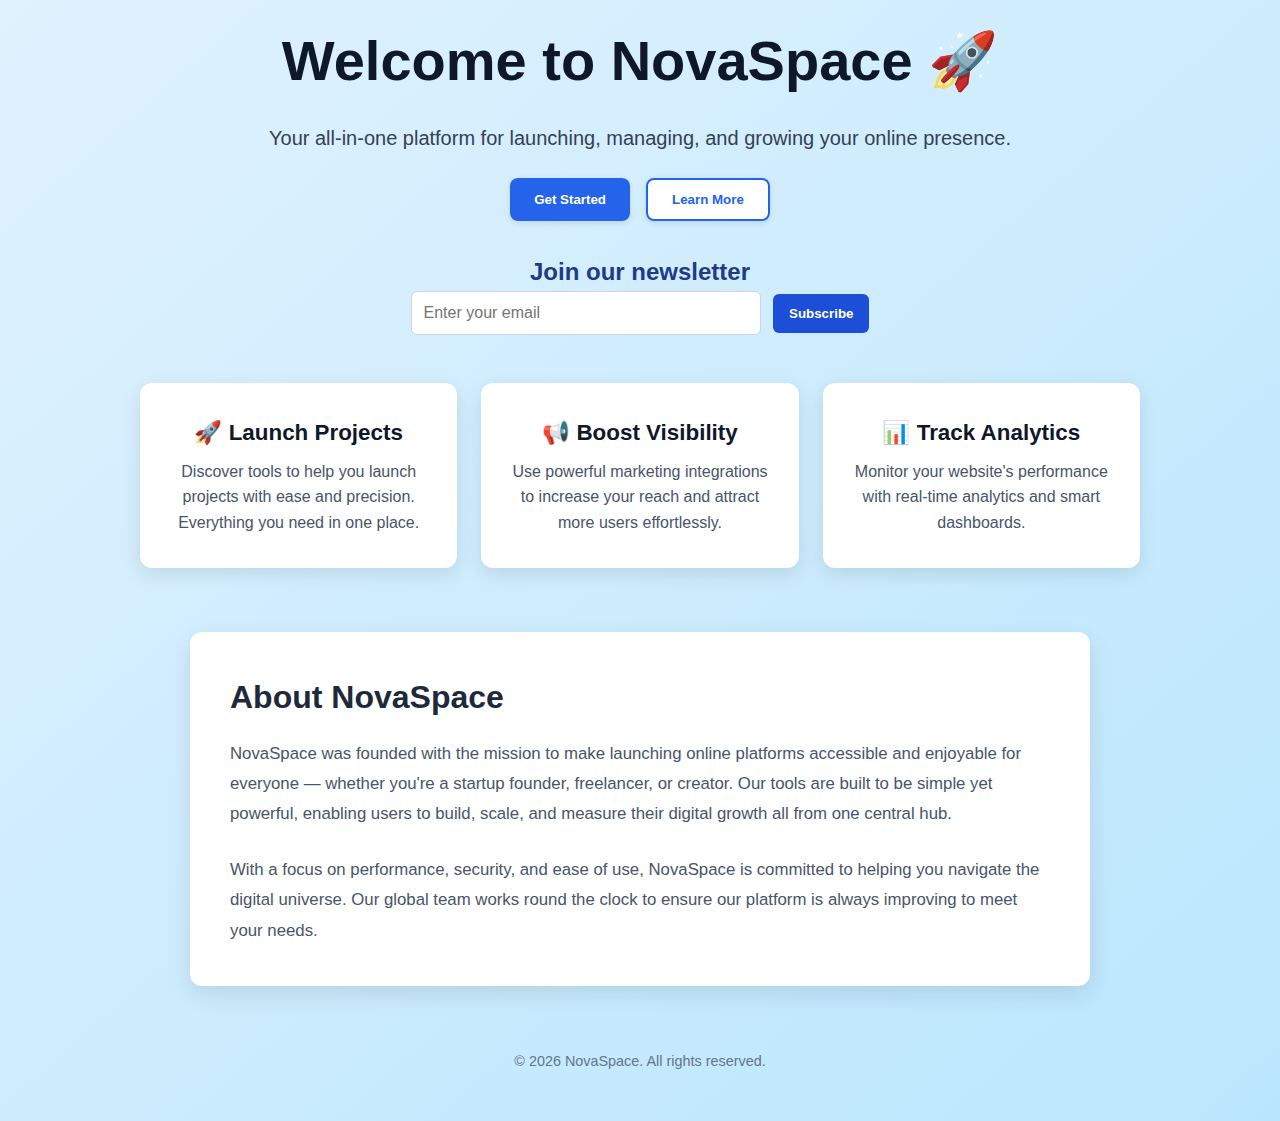
<file: index.html>
<!DOCTYPE html>
<html lang="en">
<head>
  <meta charset="UTF-8" />
  <meta name="viewport" content="width=device-width, initial-scale=1.0" />
  <title>NovaSpace - Launch Your Online Presence</title>
  <style>
    html {
      scroll-behavior: smooth;
    }
    * {
      box-sizing: border-box;
      margin: 0;
      padding: 0;
    }
    body {
      font-family: 'Segoe UI', Tahoma, Geneva, Verdana, sans-serif;
      background: linear-gradient(to right bottom, #e0f2fe, #bae6fd);
      color: #1e3a8a;
      line-height: 1.6;
      padding: 1rem;
    }
    header, footer {
      text-align: center;
      margin-bottom: 2rem;
    }
    h1 {
      font-size: 2.8rem;
      margin-bottom: 1rem;
      color: #0f172a;
    }
    .hero p {
      font-size: 1.25rem;
      color: #334155;
      margin-bottom: 1.5rem;
    }
    .buttons {
      display: flex;
      flex-wrap: wrap;
      justify-content: center;
      gap: 1rem;
      margin-bottom: 2rem;
    }
    .btn {
      padding: 0.75rem 1.5rem;
      border: none;
      border-radius: 8px;
      font-weight: bold;
      cursor: pointer;
      transition: all 0.2s ease-in-out;
      box-shadow: 0 2px 6px rgba(0,0,0,0.1);
    }
    .btn:hover {
      opacity: 0.9;
      transform: translateY(-2px);
    }
    .btn-primary {
      background-color: #2563eb;
      color: white;
    }
    .btn-outline {
      background-color: white;
      color: #2563eb;
      border: 2px solid #2563eb;
    }
    .newsletter {
      max-width: 500px;
      margin: 2rem auto;
      text-align: center;
    }
    .newsletter input {
      padding: 0.75rem;
      width: 70%;
      border: 1px solid #cbd5e1;
      border-radius: 6px;
      margin-right: 0.5rem;
      font-size: 1rem;
    }
    .newsletter button {
      padding: 0.75rem 1rem;
      background-color: #1d4ed8;
      color: white;
      border: none;
      border-radius: 6px;
      font-weight: 600;
      cursor: pointer;
    }
    .features {
      display: grid;
      grid-template-columns: 1fr;
      gap: 1.5rem;
      max-width: 1000px;
      margin: 3rem auto;
    }
    .feature {
      background: white;
      padding: 2rem 1.5rem;
      border-radius: 12px;
      box-shadow: 0 6px 20px rgba(0,0,0,0.1);
      text-align: center;
    }
    .feature h3 {
      margin-bottom: 0.5rem;
      font-size: 1.4rem;
      color: #0f172a;
    }
    .feature p {
      color: #475569;
      font-size: 1rem;
    }
    .about {
      max-width: 900px;
      margin: 4rem auto;
      background: white;
      padding: 2.5rem;
      border-radius: 12px;
      box-shadow: 0 8px 24px rgba(0,0,0,0.1);
    }
    .about h2 {
      font-size: 2rem;
      margin-bottom: 1rem;
      color: #1e293b;
    }
    .about p {
      color: #475569;
      font-size: 1.05rem;
      line-height: 1.8;
    }
    footer {
      margin-top: 3rem;
      font-size: 0.9rem;
      color: #64748b;
    }
    #message {
      margin-top: 0.5rem;
      font-weight: 500;
    }
    @media(min-width: 768px) {
      h1 {
        font-size: 3.5rem;
      }
      .features {
        grid-template-columns: repeat(3, 1fr);
      }
    }
  </style>
</head>
<body>
  <header>
    <h1>Welcome to NovaSpace 🚀</h1>
    <div class="hero">
      <p>Your all-in-one platform for launching, managing, and growing your online presence.</p>
    </div>
    <div class="buttons">
      <button class="btn btn-primary">Get Started</button>
      <button class="btn btn-outline">Learn More</button>
    </div>
  </header>

  <section class="newsletter">
    <h2>Join our newsletter</h2>
    <form onsubmit="subscribe(event)">
      <input type="email" id="email" placeholder="Enter your email" required />
      <button type="submit">Subscribe</button>
    </form>
    <p id="message"></p>
  </section>

  <section class="features">
    <div class="feature">
      <h3>🚀 Launch Projects</h3>
      <p>Discover tools to help you launch projects with ease and precision. Everything you need in one place.</p>
    </div>
    <div class="feature">
      <h3>📢 Boost Visibility</h3>
      <p>Use powerful marketing integrations to increase your reach and attract more users effortlessly.</p>
    </div>
    <div class="feature">
      <h3>📊 Track Analytics</h3>
      <p>Monitor your website's performance with real-time analytics and smart dashboards.</p>
    </div>
  </section>

  <section class="about">
    <h2>About NovaSpace</h2>
    <p>
      NovaSpace was founded with the mission to make launching online platforms accessible and enjoyable for everyone — whether you're a startup founder, freelancer, or creator.
      Our tools are built to be simple yet powerful, enabling users to build, scale, and measure their digital growth all from one central hub.
    </p>
    <br>
    <p>
      With a focus on performance, security, and ease of use, NovaSpace is committed to helping you navigate the digital universe. Our global team works round the clock to ensure
      our platform is always improving to meet your needs.
    </p>
  </section>

  <footer>
    &copy; <span id="year"></span> NovaSpace. All rights reserved.
  </footer>

  <script>
    document.getElementById('year').textContent = new Date().getFullYear();

    function subscribe(event) {
      event.preventDefault();
      const email = document.getElementById('email').value;
      const messageEl = document.getElementById('message');

      if (!email || !email.includes('@')) {
        messageEl.textContent = 'Please enter a valid email address.';
        messageEl.style.color = '#dc2626';
        return;
      }

      messageEl.textContent = `Thanks for subscribing, ${email}!`;
      messageEl.style.color = '#16a34a';
      document.getElementById('email').value = '';
    }
  </script>
</body>
</html>
</file>
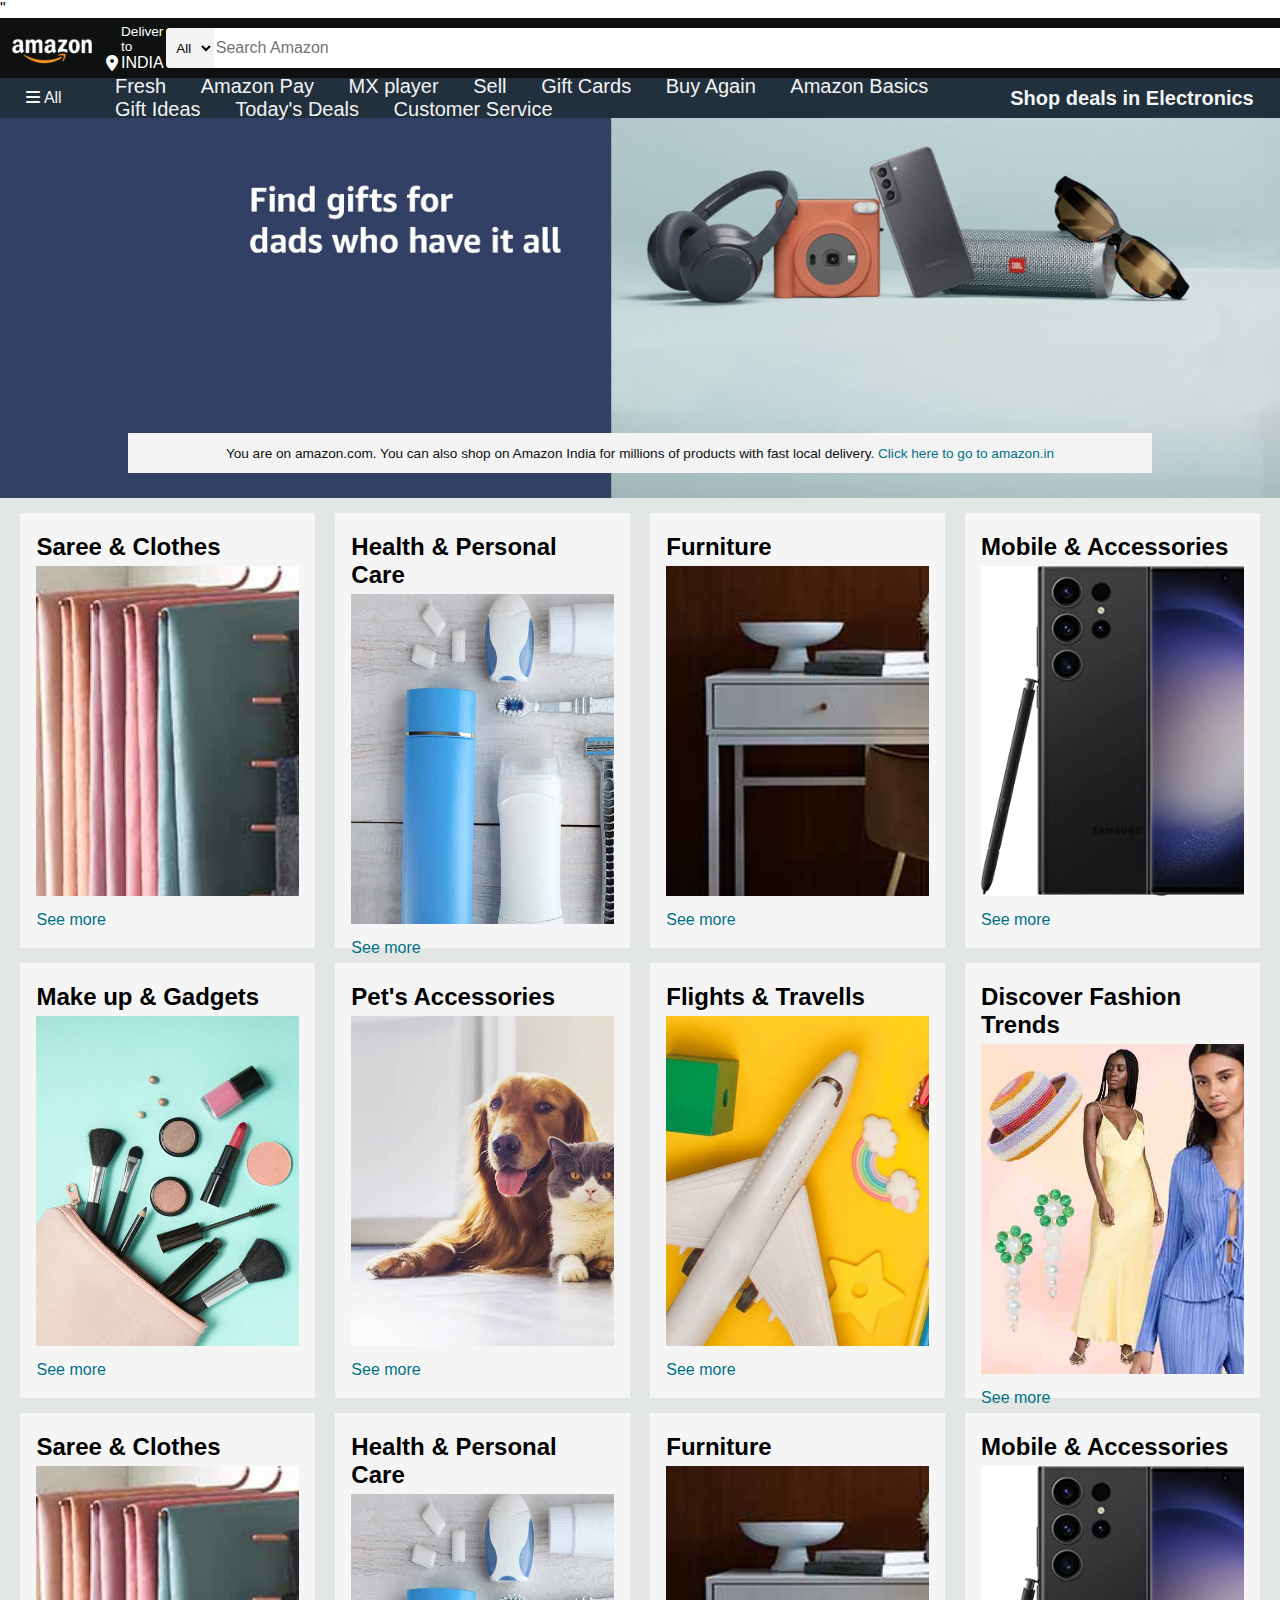
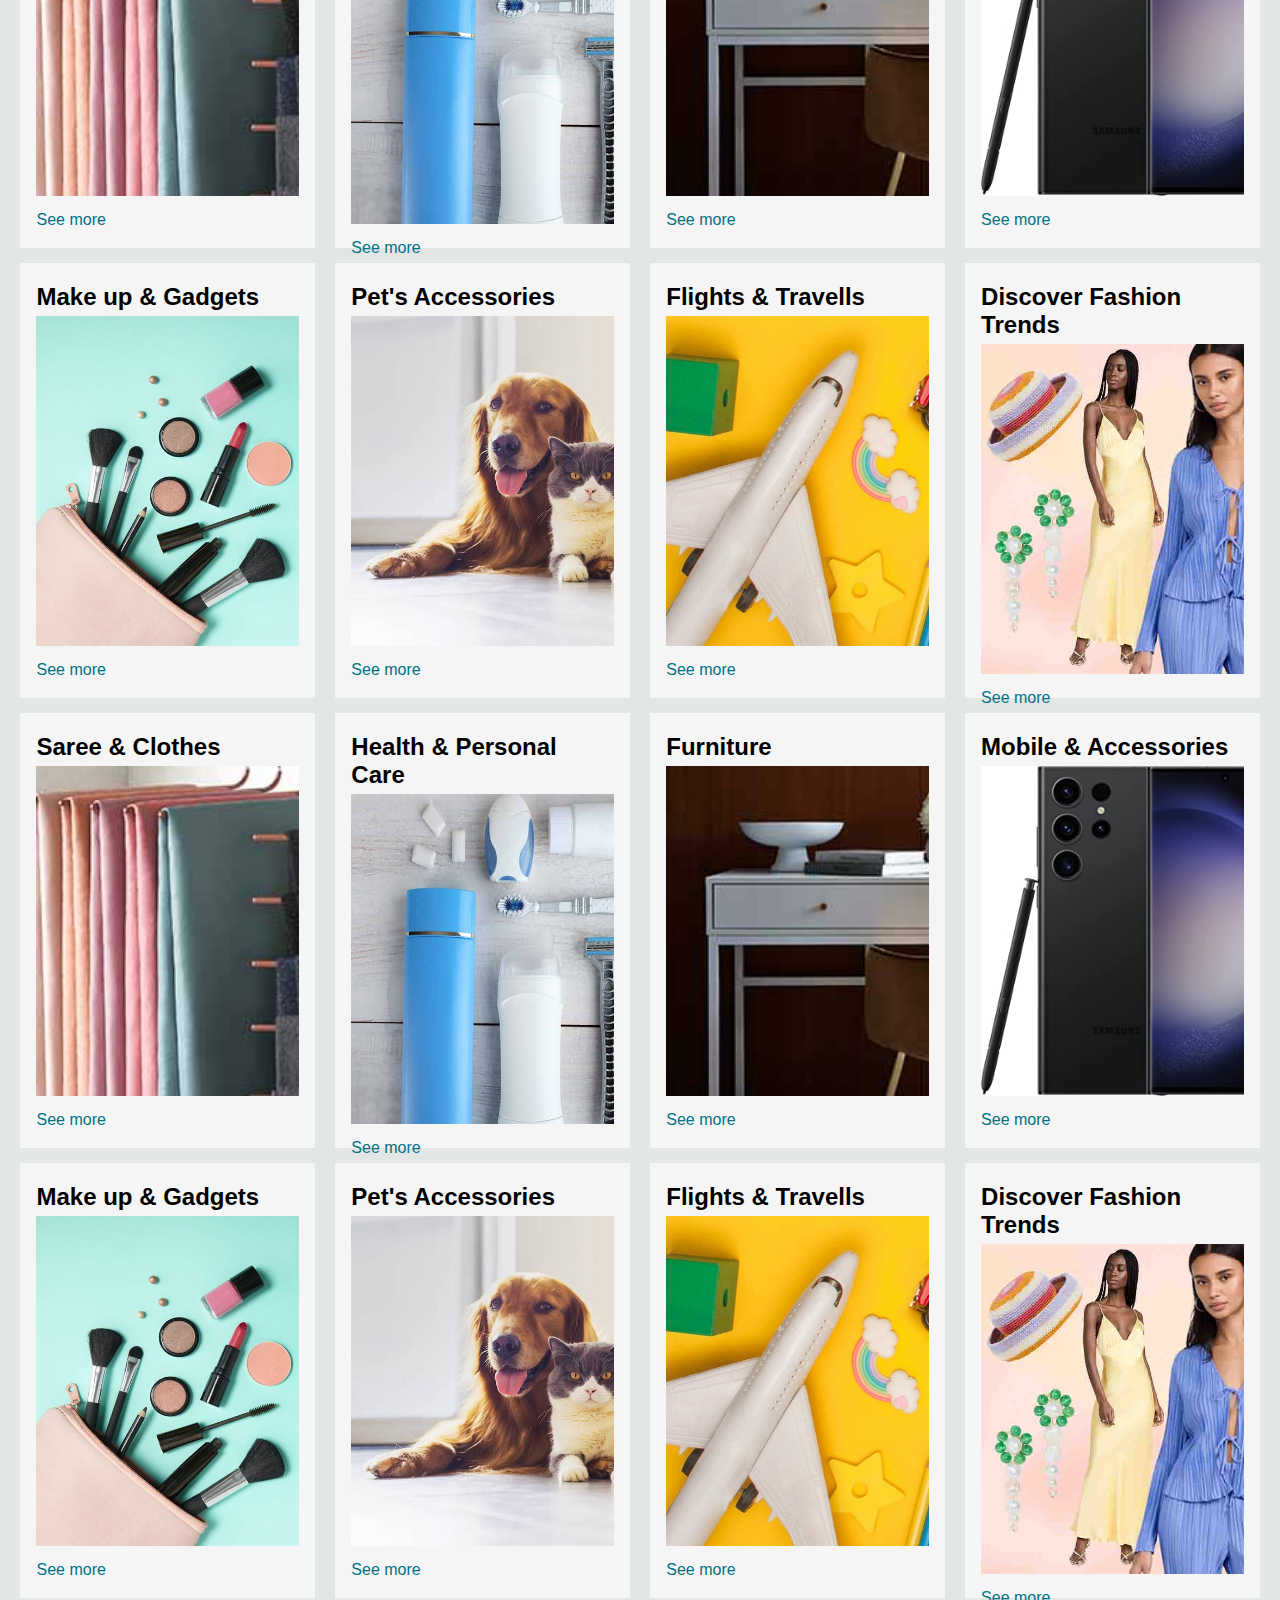
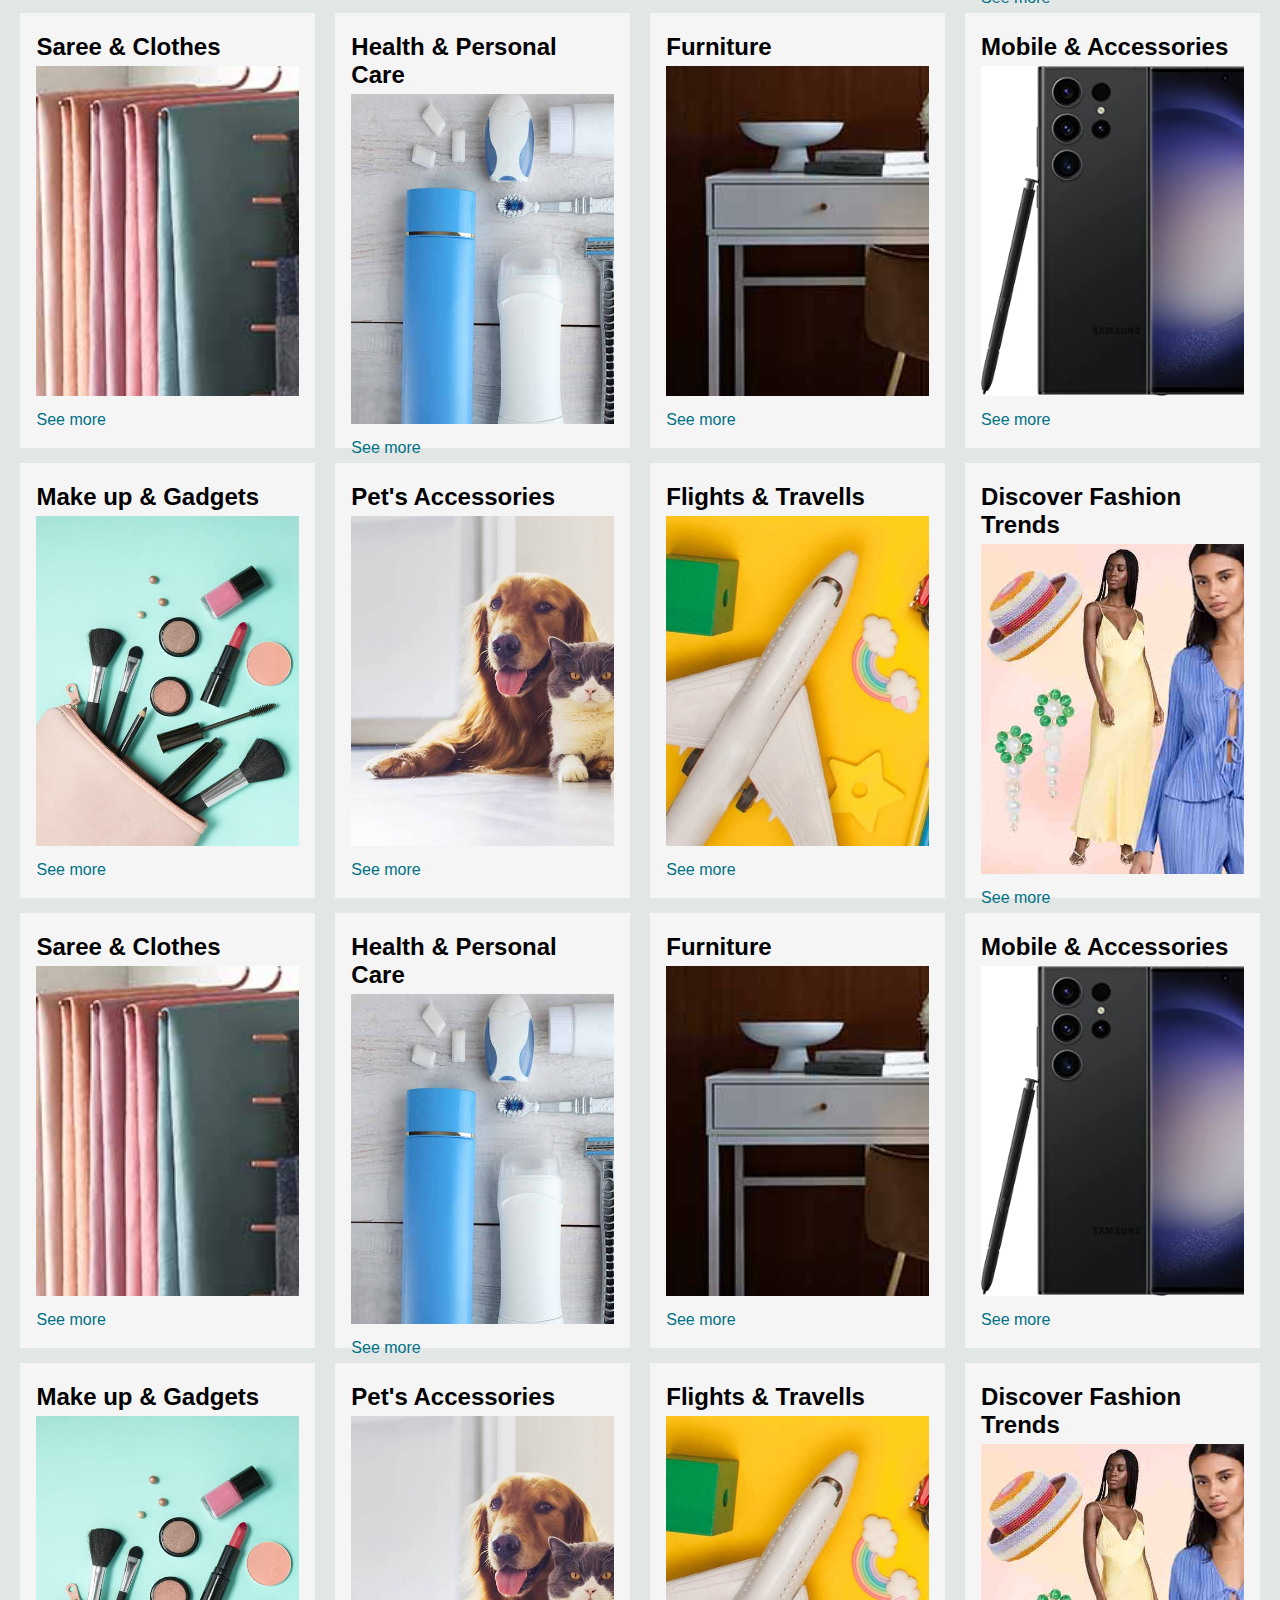
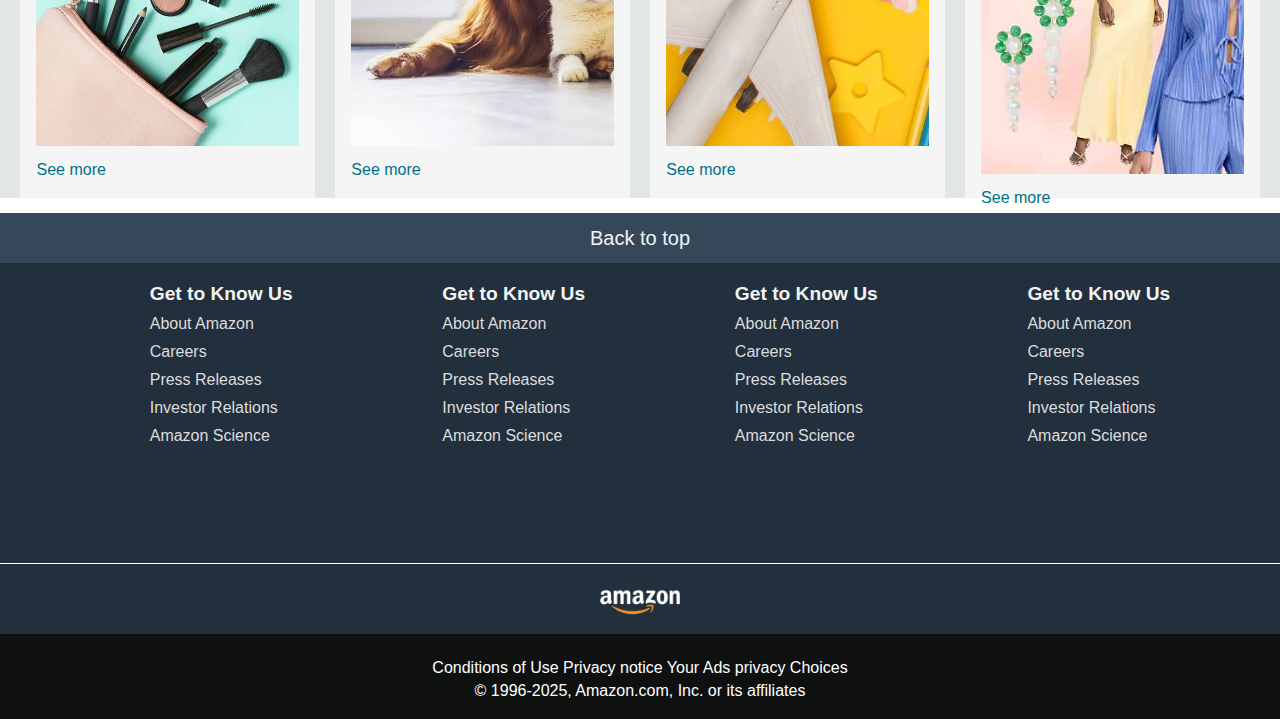
<file: Ecommerce website/index.html>
<!DOCTYPE html>
<html lang="en">
<head>
    <meta charset="UTF-8">
    <meta name="viewport" content="width=device-width, initial-scale=1.0">
    <title>AMAZON CLONE</title>
    <link rel="stylesheet" href="amazon.css">
    <link rel="stylesheet" href="https://cdnjs.cloudflare.com/ajax/libs/font-awesome/6.7.2/css/all.min.css" integrity="sha512-Evv84Mr4kqVGRNSgIGL/F/aIDqQb7xQ2vcrdIwxfjThSH8CSR7PBEakCr51Ck+w+/U6swU2Im1vVX0SVk9ABhg==" crossorigin="anonymous" referrerpolicy="no-referrer" />"
</head>
<body>
    <header>
        <div class="navbar">
            <div class="nav-logo border">
                <div class="logo"></div>
            </div>
            <div class="nav-address border">
                <p class="address-first">  Deliver to</p>
                <div class="address-icon">
                    <i class="fa-solid fa-location-dot"></i>
                    <p class="address-sec">INDIA</p>
                </div>
            </div>
    
            <div class="nav-search">
                <select class="search-select">
                    <option>All</option>
                </select>
                <input placeholder="Search Amazon" class="search-input">
                <div class="search-icon">
                <i class="fa-solid fa-magnifying-glass"></i>
                </div>
            </div>
            <div class="nav-signin border">
                <p><span>Hello, Sign in</span></p>
                <p class="nav-sec">Account & lists</p>
            </div>
            <div class="nav-return border">
                <p><span>Returns</span></p>
                <p class="nav-sec">& Orders</p>
            </div>
            <div class="nav-cart border">
                <i class="fa-solid fa-cart-shopping"></i>
                Cart
            </div>
        </div>

        <div class="panel">
            <div class="panel-all border">
                <i class="fa-solid fa-bars"></i>
                All
            </div>
            <div class="panel-opps">
                <p class="border">Fresh</p>
                <p class="border">Amazon Pay</p>
                <p class="border">MX player</p>
                <p class="border">Sell</p>
                <p class="border">Gift Cards</p>
                <p class="border">Buy Again</p>
                <p class="border">Amazon Basics</p>
                <p class="border">Gift Ideas</p>
                <p class="border">Today's Deals</p>
                <p class="border">Customer Service</p>
            </div>
            <div class="panel-deals border">
                Shop deals in Electronics
            </div>
        </div>
    </header>
    <div class="hero-section">
        <div class="hero-msg">
            <p>You are on amazon.com. You can also shop on Amazon India for millions of products with fast local delivery. <a> Click here to go to amazon.in</a></p>
        </div>
    </div>
    <div class="shop-sec">
        <div class="box1 box">
            <div class="box-content">
                <h2>Saree & Clothes</h2>
                <div class="box-img" style="background-image: url('box1_image.jpg');"></div>
                <p>See more</p>
            </div>
        </div>
        <div class="box2 box">
            <div class="box-content">
                <h2>Health & Personal Care</h2>
                <div class="box-img" style="background-image: url('box2_image.jpg');"></div>
                <p>See more</p>
            </div>
        </div>
        <div class="box3 box">
             <div class="box-content">
            <h2>Furniture</h2>
            <div class="box-img" style="background-image: url('box3_image.jpg');"></div>
            <p>See more</p>
        </div>
    </div>
        <div class="box4 box">
            <div class="box-content">
                <h2>Mobile & Accessories</h2>
                <div class="box-img" style="background-image: url('box4_image.jpg');"></div>
                <p>See more</p>
            </div>
        </div>
        <div class="box1 box">
            <div class="box-content">
                <h2>Make up & Gadgets</h2>
                <div class="box-img" style="background-image: url('box5_image.jpg');"></div>
                <p>See more</p>
            </div>
        </div>
        <div class="box2 box">
            <div class="box-content">
                <h2>Pet's Accessories</h2>
                <div class="box-img" style="background-image: url('box6_image.jpg');"></div>
                <p>See more</p>
            </div>
        </div>
        <div class="box3 box">
             <div class="box-content">
            <h2>Flights & Travells</h2>
            <div class="box-img" style="background-image: url('box7_image.jpg');"></div>
            <p>See more</p>
        </div>
    </div>
        <div class="box4 box">
            <div class="box-content">
                <h2>Discover Fashion Trends</h2>
                <div class="box-img" style="background-image: url('box8_image.jpg');"></div>
                <p>See more</p>
            </div>
        </div>
        <div class="box1 box">
            <div class="box-content">
                <h2>Saree & Clothes</h2>
                <div class="box-img" style="background-image: url('box1_image.jpg');"></div>
                <p>See more</p>
            </div>
        </div>
        <div class="box2 box">
            <div class="box-content">
                <h2>Health & Personal Care</h2>
                <div class="box-img" style="background-image: url('box2_image.jpg');"></div>
                <p>See more</p>
            </div>
        </div>
        <div class="box3 box">
             <div class="box-content">
            <h2>Furniture</h2>
            <div class="box-img" style="background-image: url('box3_image.jpg');"></div>
            <p>See more</p>
        </div>
    </div>
        <div class="box4 box">
            <div class="box-content">
                <h2>Mobile & Accessories</h2>
                <div class="box-img" style="background-image: url('box4_image.jpg');"></div>
                <p>See more</p>
            </div>
        </div>
        <div class="box1 box">
            <div class="box-content">
                <h2>Make up & Gadgets</h2>
                <div class="box-img" style="background-image: url('box5_image.jpg');"></div>
                <p>See more</p>
            </div>
        </div>
        <div class="box2 box">
            <div class="box-content">
                <h2>Pet's Accessories</h2>
                <div class="box-img" style="background-image: url('box6_image.jpg');"></div>
                <p>See more</p>
            </div>
        </div>
        <div class="box3 box">
             <div class="box-content">
            <h2>Flights & Travells</h2>
            <div class="box-img" style="background-image: url('box7_image.jpg');"></div>
            <p>See more</p>
        </div>
    </div>
        <div class="box4 box">
            <div class="box-content">
                <h2>Discover Fashion Trends</h2>
                <div class="box-img" style="background-image: url('box8_image.jpg');"></div>
                <p>See more</p>
            </div>
        </div>
        <div class="box1 box">
            <div class="box-content">
                <h2>Saree & Clothes</h2>
                <div class="box-img" style="background-image: url('box1_image.jpg');"></div>
                <p>See more</p>
            </div>
        </div>
        <div class="box2 box">
            <div class="box-content">
                <h2>Health & Personal Care</h2>
                <div class="box-img" style="background-image: url('box2_image.jpg');"></div>
                <p>See more</p>
            </div>
        </div>
        <div class="box3 box">
             <div class="box-content">
            <h2>Furniture</h2>
            <div class="box-img" style="background-image: url('box3_image.jpg');"></div>
            <p>See more</p>
        </div>
    </div>
        <div class="box4 box">
            <div class="box-content">
                <h2>Mobile & Accessories</h2>
                <div class="box-img" style="background-image: url('box4_image.jpg');"></div>
                <p>See more</p>
            </div>
        </div>
        <div class="box1 box">
            <div class="box-content">
                <h2>Make up & Gadgets</h2>
                <div class="box-img" style="background-image: url('box5_image.jpg');"></div>
                <p>See more</p>
            </div>
        </div>
        <div class="box2 box">
            <div class="box-content">
                <h2>Pet's Accessories</h2>
                <div class="box-img" style="background-image: url('box6_image.jpg');"></div>
                <p>See more</p>
            </div>
        </div>
        <div class="box3 box">
             <div class="box-content">
            <h2>Flights & Travells</h2>
            <div class="box-img" style="background-image: url('box7_image.jpg');"></div>
            <p>See more</p>
        </div>
    </div>
        <div class="box4 box">
            <div class="box-content">
                <h2>Discover Fashion Trends</h2>
                <div class="box-img" style="background-image: url('box8_image.jpg');"></div>
                <p>See more</p>
            </div>
        </div>
        <div class="box1 box">
            <div class="box-content">
                <h2>Saree & Clothes</h2>
                <div class="box-img" style="background-image: url('box1_image.jpg');"></div>
                <p>See more</p>
            </div>
        </div>
        <div class="box2 box">
            <div class="box-content">
                <h2>Health & Personal Care</h2>
                <div class="box-img" style="background-image: url('box2_image.jpg');"></div>
                <p>See more</p>
            </div>
        </div>
        <div class="box3 box">
             <div class="box-content">
            <h2>Furniture</h2>
            <div class="box-img" style="background-image: url('box3_image.jpg');"></div>
            <p>See more</p>
        </div>
    </div>
        <div class="box4 box">
            <div class="box-content">
                <h2>Mobile & Accessories</h2>
                <div class="box-img" style="background-image: url('box4_image.jpg');"></div>
                <p>See more</p>
            </div>
        </div>
        <div class="box1 box">
            <div class="box-content">
                <h2>Make up & Gadgets</h2>
                <div class="box-img" style="background-image: url('box5_image.jpg');"></div>
                <p>See more</p>
            </div>
        </div>
        <div class="box2 box">
            <div class="box-content">
                <h2>Pet's Accessories</h2>
                <div class="box-img" style="background-image: url('box6_image.jpg');"></div>
                <p>See more</p>
            </div>
        </div>
        <div class="box3 box">
             <div class="box-content">
            <h2>Flights & Travells</h2>
            <div class="box-img" style="background-image: url('box7_image.jpg');"></div>
            <p>See more</p>
        </div>
    </div>
        <div class="box4 box">
            <div class="box-content">
                <h2>Discover Fashion Trends</h2>
                <div class="box-img" style="background-image: url('box8_image.jpg');"></div>
                <p>See more</p>
            </div>
        </div>
        <div class="box1 box">
            <div class="box-content">
                <h2>Saree & Clothes</h2>
                <div class="box-img" style="background-image: url('box1_image.jpg');"></div>
                <p>See more</p>
            </div>
        </div>
        <div class="box2 box">
            <div class="box-content">
                <h2>Health & Personal Care</h2>
                <div class="box-img" style="background-image: url('box2_image.jpg');"></div>
                <p>See more</p>
            </div>
        </div>
        <div class="box3 box">
             <div class="box-content">
            <h2>Furniture</h2>
            <div class="box-img" style="background-image: url('box3_image.jpg');"></div>
            <p>See more</p>
        </div>
    </div>
        <div class="box4 box">
            <div class="box-content">
                <h2>Mobile & Accessories</h2>
                <div class="box-img" style="background-image: url('box4_image.jpg');"></div>
                <p>See more</p>
            </div>
        </div>
        <div class="box1 box">
            <div class="box-content">
                <h2>Make up & Gadgets</h2>
                <div class="box-img" style="background-image: url('box5_image.jpg');"></div>
                <p>See more</p>
            </div>
        </div>
        <div class="box2 box">
            <div class="box-content">
                <h2>Pet's Accessories</h2>
                <div class="box-img" style="background-image: url('box6_image.jpg');"></div>
                <p>See more</p>
            </div>
        </div>
        <div class="box3 box">
             <div class="box-content">
            <h2>Flights & Travells</h2>
            <div class="box-img" style="background-image: url('box7_image.jpg');"></div>
            <p>See more</p>
        </div>
    </div>
        <div class="box4 box">
            <div class="box-content">
                <h2>Discover Fashion Trends</h2>
                <div class="box-img" style="background-image: url('box8_image.jpg');"></div>
                <p>See more</p>
            </div>
        </div>
    </div>
    <footer>
        <div class="foot-panel1">
            Back to top
        </div>
        <div class="foot-panel2">
            <ul>
               <p> Get to Know Us</p>
               <a>About Amazon</a>
               <a>Careers</a>
               <a>Press Releases</a>
               <a>Investor Relations</a>
               <a>Amazon Science</a>
            </ul>
            <ul>
                <p> Get to Know Us</p>
                <a>About Amazon</a>
                <a>Careers</a>
                <a>Press Releases</a>
                <a>Investor Relations</a>
                <a>Amazon Science</a>
             </ul>
             <ul>
                <p> Get to Know Us</p>
                <a>About Amazon</a>
                <a>Careers</a>
                <a>Press Releases</a>
                <a>Investor Relations</a>
                <a>Amazon Science</a>
             </ul>
             <ul>
                <p> Get to Know Us</p>
                <a>About Amazon</a>
                <a>Careers</a>
                <a>Press Releases</a>
                <a>Investor Relations</a>
                <a>Amazon Science</a>
             </ul>
        </div>

        <div class="foot-panel3">
            <div class="logo"></div>
        </div>

        <div class="foot-panel4">
            <div class="pages">
                <a>Conditions of Use</a>
                <a>Privacy notice</a>
                <a>Your Ads privacy Choices</a>
            </div>
            <div class="copyright">© 1996-2025, Amazon.com, Inc. or its affiliates</div>
        </div>
    </footer>
</body>
</html>
</file>
<file: Ecommerce website/amazon.css>
*{
    margin: 0;
    font-family: Arial, Helvetica, sans-serif;
    border: border-box;

}
.navbar{
    height: 60px;
    background-color: #0f1111;
    color: white;
    display: flex;
    align-items: center;
    justify-content: space-evenly;
}
.nav-logo{
    height: 50px;
    width: 100px;
   
}
.logo{
    background-image: url("amazon_logo.png");
    background-size: cover;
    height: 50px;
    width: 100px;
}
.border{
    
    border: 2px solid transparent;
}
.border:hover{

    border: 2px solid white;
}

/* box2 */
.address-first{
    columns: #CCCCCC;
    font-size: 0.85rem;
    margin-left: 15px;
}
.address-sec{
    font-size: 1rem;
    margin-left: 3px;
}
/* .nav-address{
    position: relative;
    top: 6px; */
/* } */
.address-icon{
    display: flex;
    align-items: center;
}

/* box 3 */
.nav-search{
    display: flex;
    color: #0f1111;
    background-color: rgb(237, 155, 48);
    height: 40px;
    width: 1250px;
    border-radius: 4px;
}
.search-select{
    background-color: #f3f3f3;
    width: 50px;
    text-align: center;
    border-top-left-radius: 4px;
    border-bottom-left-radius: 4px;
    border: none;
}
.search-input{
    width: 1200px;
    font-size: 1rem;
    border: none;
}
.search-icon{
    width: 45px;
    display: flex;
    justify-content: center;
    align-items: center;
    font-size: 1.5rem
}
.nav-search:hover{
    border: 2px solid rgb(237, 155, 48);
}

/* box 4 */
span{
    font-size: 0.7rem;
}
.nav-sec{
    font-size: 0.85rem;
    font-weight: 700;
}
 
/* box 5 */
.nav-cart i{
    font-size: 30px;
}
.nav-cart{
   font-size:  0.85rem;
   font-weight: 700;
}

/* panel */
.panel{
    height: 40px;
    background-color: #222f3d;
    display: flex;
    color: #f3f3f3;
    align-items: center;
    justify-content: space-evenly;
}
.panel-opps p{
    display: inline;
    margin-left: 25px;
}
.panel-opps{
    width: 70%;
    font-size: 1.25rem;
}
.panel-deals{
   font-size:  1.25rem;
   font-weight: 700;
}

/*  hero section */

.hero-section{
    background-image: url(hero_image.jpg);
    background-size: cover;
    height: 380px;
    display: flex;
    justify-content: center;
    align-items: flex-end;
}
.hero-msg{
    background-color: #f3f3f3;
    color: #0f1111;
    height: 40px;
    display: flex;
    align-items: center;
    justify-content: center;
    font-size: 0.85rem;
    width: 80%;
    margin-bottom: 25px;
}

.hero-msg a{
    color: #007185;
}

/* shop section */
.shop-sec{
    display: flex;
    flex-wrap: wrap;
    justify-content: space-evenly;
    background-color: #e2e7e6;
    
}
.box{
    height: 400px;
    /* border: 2px solid black; */
    width: 23%;
    background-color: whitesmoke;
    padding: 20px 0px 15px;
    margin-top: 15px;
}

.box-img{
    height: 330px;
    background-size: cover;
    margin-top: 5px;

}
.box-content{
    margin-left: 1rem;
    margin-right: 1rem;
}
.box-content p{
    color: #007185;
    margin-top: 15px;
}

/* footer */
footer{
    margin-top: 15px;
}
.foot-panel1{
    background-color: #37475a;
    color: #f3f3f3;
    height: 50px;
    display: flex;
    justify-content: center;
    align-items: center;
    font-size: 1.25rem;

}
.foot-panel2{
    background-color: #222f3d;
    color: #f3f3f3;
    height: 300px;
    display: flex;
    justify-content: space-evenly;
    /* padding-top: 10px; */
}

ul{
    margin-top: 20px;
}

.foot-panel2 p{
    font-size: 1.2rem;
    font-weight: 700;
}
ul a {
    display: block;
    margin-top: 10px;
    color: #dddddd;
}

.foot-panel3{
    background-color:#222f3d ;
    color: white;
    border-top: 0.5px solid white;
    height: 70px;
    display: flex;
    justify-content: center;
    align-items: center;
}

.logo{
    background-image: url("amazon_logo.png");
    width: 100px;
}

.foot-panel4{
    background-color: #0f1111;
    color: white;
    height: 85px;
    font-size: 1rem;
    text-align: center;
}
.pages{
    padding-top: 25px;
}

.copyright{
    padding-top: 5px;
   
}
</file>
